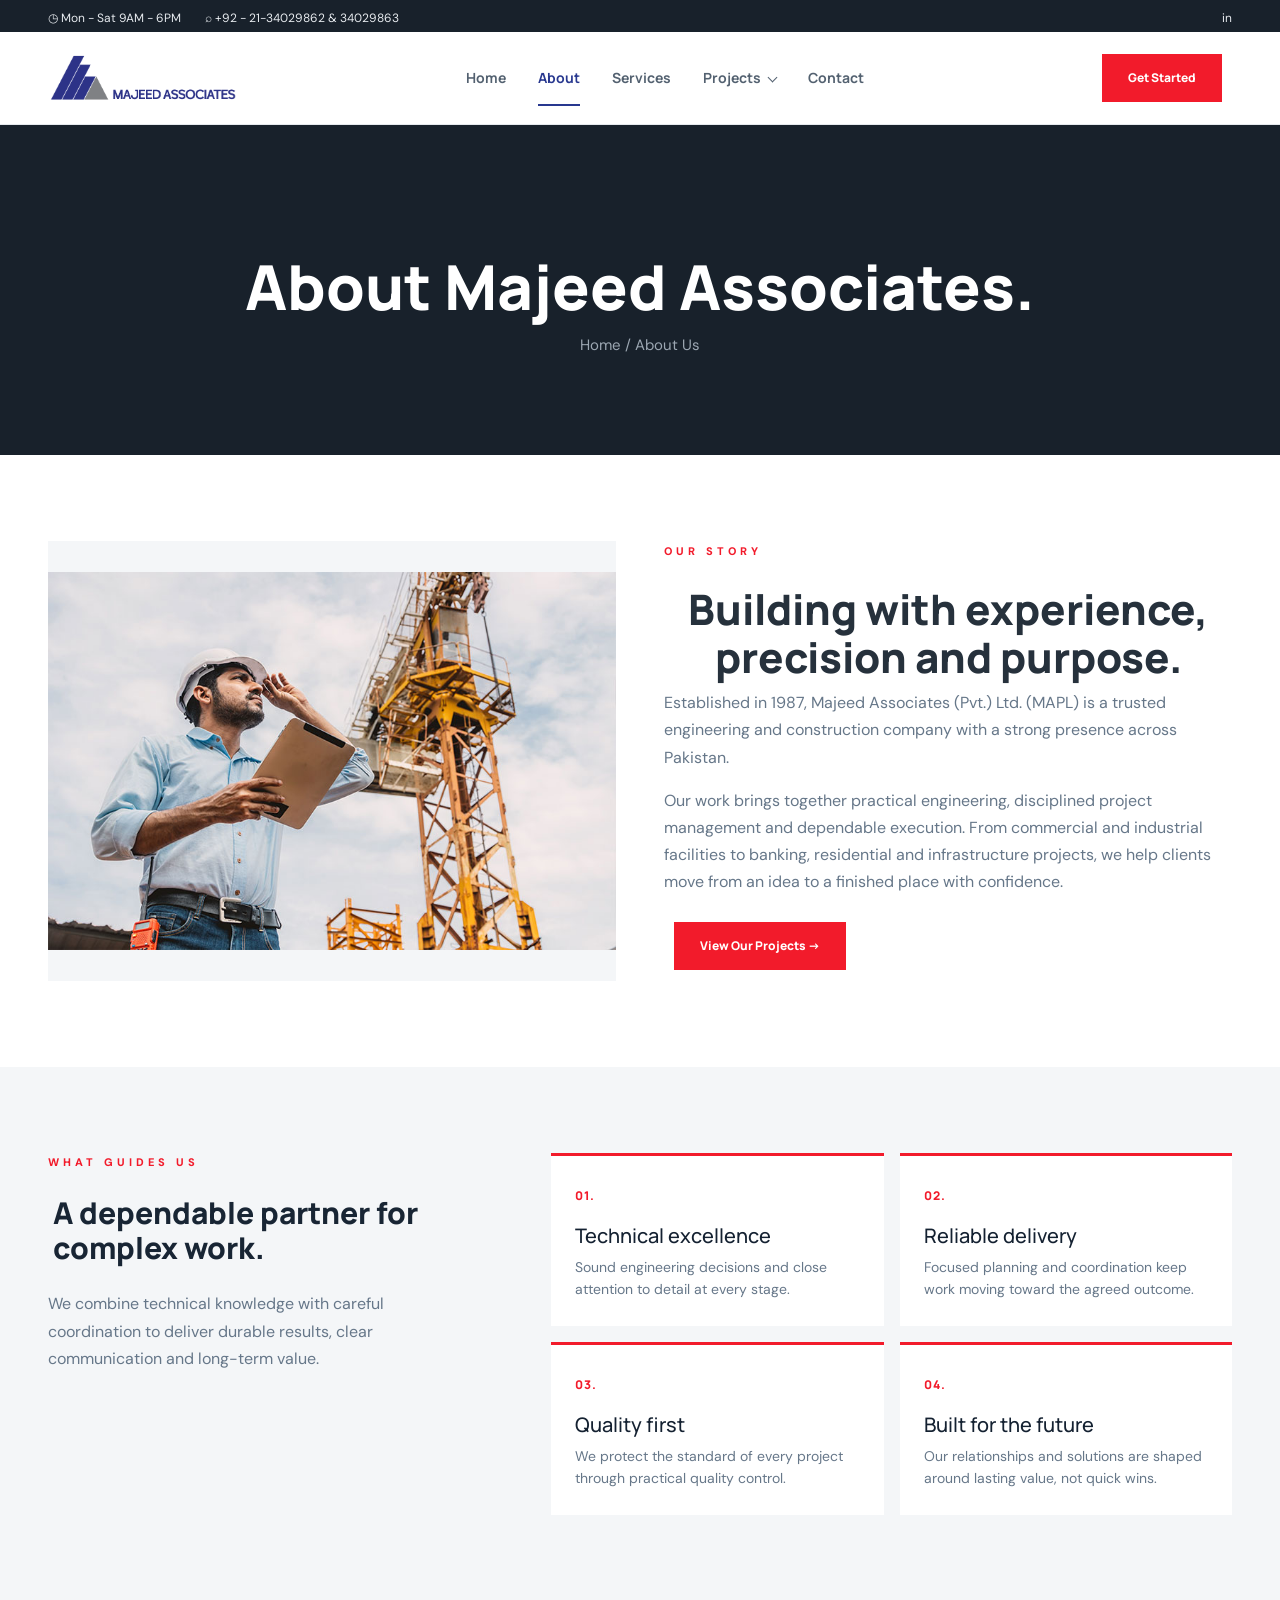
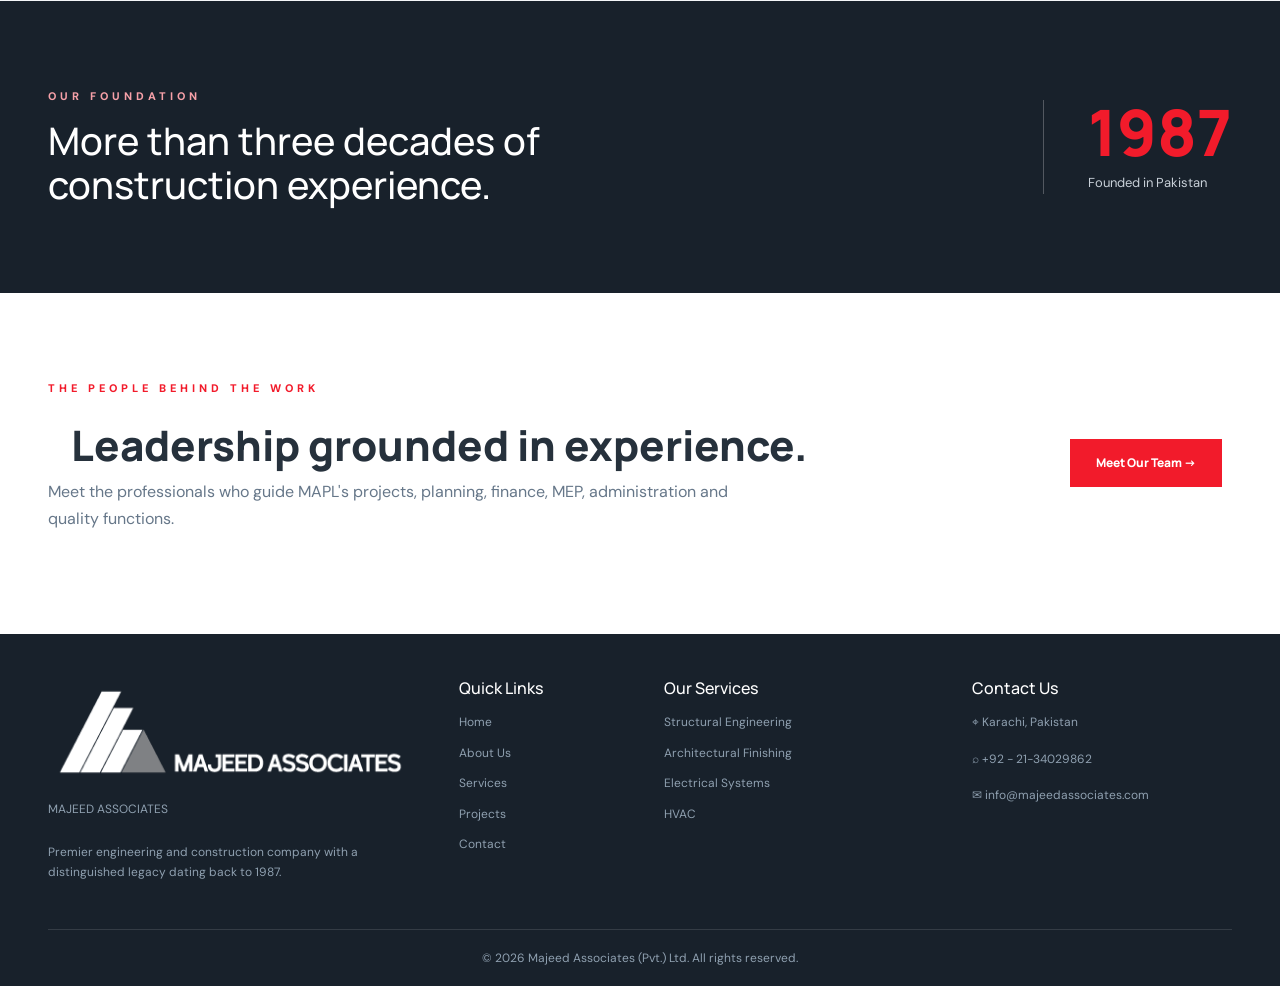
<file: about.html>
<!doctype html>
<html lang="en">
<head>
<meta charset="utf-8">
<meta name="viewport" content="width=device-width, initial-scale=1">
<meta name="description" content="Learn about Majeed Associates, a trusted engineering and construction company serving Pakistan since 1987.">
<title>About Us | Majeed Associates</title>
<link rel="preconnect" href="https://fonts.googleapis.com">
<link rel="preconnect" href="https://fonts.gstatic.com" crossorigin>
<link href="https://fonts.googleapis.com/css2?family=DM+Sans:wght@400;500;600;700&family=Manrope:wght@500;600;700;800&display=swap" rel="stylesheet">
<link href="https://cdn.jsdelivr.net/npm/bootstrap@5.3.3/dist/css/bootstrap.min.css" rel="stylesheet">
<link rel="stylesheet" href="css/style.css">
</head>
<body>
<div class="topbar"><div class="container-fluid px-4 px-xl-5 d-flex justify-content-between align-items-center"><div class="d-flex gap-4"><span>◷ Mon - Sat 9AM - 6PM</span><span>⌕ +92 - 21-34029862 &amp; 34029863</span></div><span>in</span></div></div>
<header class="header solid" id="header"><nav class="navbar navbar-expand-lg"><div class="container-fluid px-4 px-xl-5">
  <a class="brand" href="index.html"><span class=""><img src="assets/website_logo/logo-blue.png" alt="majeed-logo"></span></a>

<button class="navbar-toggler" data-bs-toggle="collapse" data-bs-target="#nav" aria-label="Toggle navigation"><span class="navbar-toggler-icon"></span></button>
<div class="collapse navbar-collapse" id="nav"><ul class="navbar-nav mx-auto"><li><a class="nav-link" href="index.html">Home</a></li><li><a class="nav-link active" href="about.html">About</a></li><li><a class="nav-link" href="services.html">Services</a></li><li class="nav-item dropdown project-nav-dropdown"><a class="nav-link dropdown-toggle" href="#" role="button" data-bs-toggle="dropdown" aria-expanded="false">Projects<span class="project-dropdown-caret" aria-hidden="true"></span></a><ul class="dropdown-menu"><li><a class="dropdown-item" href="current-projects.html">Current Projects</a></li><li><a class="dropdown-item" href="projects.html">Completed Projects</a></li></ul></li><li><a class="nav-link" href="contact.html">Contact</a></li></ul><a class="btn red-btn" href="contact.html">Get Started</a></div>
</div></nav></header>
<!-- done -->
<section class="page-hero"><div><h1>About Majeed Associates<span class="dot">.</span></h1><p>Home / About Us</p></div></section>
<main>
<section class="about-story section-pad"><div class="container-fluid px-4 px-xl-5"><div class="row align-items-center g-5"><div class="col-lg-6"><div class="about-story-image"><img src="assets/opertaions-engineer.jpg" alt="Majeed Associates construction operations" loading="eager"></div></div><div class="col-lg-6"><span class="eyebrow about-page-eyebrow">OUR STORY</span><h2 class="section-title">Building with experience, precision and purpose<span class="dot">.</span></h2><p>Established in 1987, Majeed Associates (Pvt.) Ltd. (MAPL) is a trusted engineering and construction company with a strong presence across Pakistan.</p><p>Our work brings together practical engineering, disciplined project management and dependable execution. From commercial and industrial facilities to banking, residential and infrastructure projects, we help clients move from an idea to a finished place with confidence.</p><a class="btn red-btn" href="projects.html">View Our Projects <span aria-hidden="true">→</span></a></div></div></div></section>

<section class="about-values section-pad"><div class="container-fluid px-4 px-xl-5"><div class="row g-4"><div class="col-lg-5"><span class="eyebrow about-page-eyebrow">WHAT GUIDES US</span><h2 class="center-title text-start">A dependable partner for complex work<span class="dot">.</span></h2><p class="about-lead">We combine technical knowledge with careful coordination to deliver durable results, clear communication and long-term value.</p></div><div class="col-lg-7"><div class="row g-3"><div class="col-md-6"><article class="about-value"><span>01.</span><h3>Technical excellence</h3><p>Sound engineering decisions and close attention to detail at every stage.</p></article></div><div class="col-md-6"><article class="about-value"><span>02.</span><h3>Reliable delivery</h3><p>Focused planning and coordination keep work moving toward the agreed outcome.</p></article></div><div class="col-md-6"><article class="about-value"><span>03.</span><h3>Quality first</h3><p>We protect the standard of every project through practical quality control.</p></article></div><div class="col-md-6"><article class="about-value"><span>04.</span><h3>Built for the future</h3><p>Our relationships and solutions are shaped around lasting value, not quick wins.</p></article></div></div></div></div></div></section>

<section class="about-milestone section-pad"><div class="container-fluid px-4 px-xl-5"><div class="about-milestone-inner"><div><span class="eyebrow">OUR FOUNDATION</span><h2>More than three decades of construction experience<span class="dot">.</span></h2></div><div class="about-milestone-number"><strong>1987</strong><span>Founded in Pakistan</span></div></div></div></section>

<section class="about-team-cta section-pad"><div class="container-fluid px-4 px-xl-5"><div class="row align-items-center g-4"><div class="col-lg-8"><span class="eyebrow about-page-eyebrow">THE PEOPLE BEHIND THE WORK</span><h2 class="section-title">Leadership grounded in experience<span class="dot">.</span></h2><p>Meet the professionals who guide MAPL's projects, planning, finance, MEP, administration and quality functions.</p></div><div class="col-lg-4 text-lg-end"><a class="btn red-btn" href="index.html#team">Meet Our Team <span aria-hidden="true">→</span></a></div></div></div></section>
</main>
<footer id="contact"><div class="container-fluid px-4 px-xl-5"><div class="row g-5"><div class="col-md-4"><div class=""><span class="brand-logo"><img src="assets/website_logo/logo-white.png" alt="majeed-logo"></span><span>MAJEED ASSOCIATES</span></div><p class="mt-3">Premier engineering and construction company with a distinguished legacy dating back to 1987.</p></div><div class="col-md-2"><h4>Quick Links</h4><a href="index.html">Home</a><a href="about.html">About Us</a><a href="services.html">Services</a><a href="projects.html">Projects</a><a href="contact.html">Contact</a></div><div class="col-md-3"><h4>Our Services</h4><a href="services.html">Structural Engineering</a><a href="services.html">Architectural Finishing</a><a href="services.html">Electrical Systems</a><a href="services.html">HVAC</a></div><div class="col-md-3"><h4>Contact Us</h4><p>⌖ Karachi, Pakistan</p><p>⌕ +92 - 21-34029862</p><p>✉ info@majeedassociates.com</p></div></div><div class="footer-bottom">© <span id="year"></span> Majeed Associates (Pvt.) Ltd. All rights reserved.</div></div></footer>
<button id="backTop" aria-label="Back to top">↑</button>
<script src="https://code.jquery.com/jquery-3.7.1.min.js"></script><script src="https://cdn.jsdelivr.net/npm/bootstrap@5.3.3/dist/js/bootstrap.bundle.min.js"></script><script src="js/main.js"></script>
</body></html>
</file>
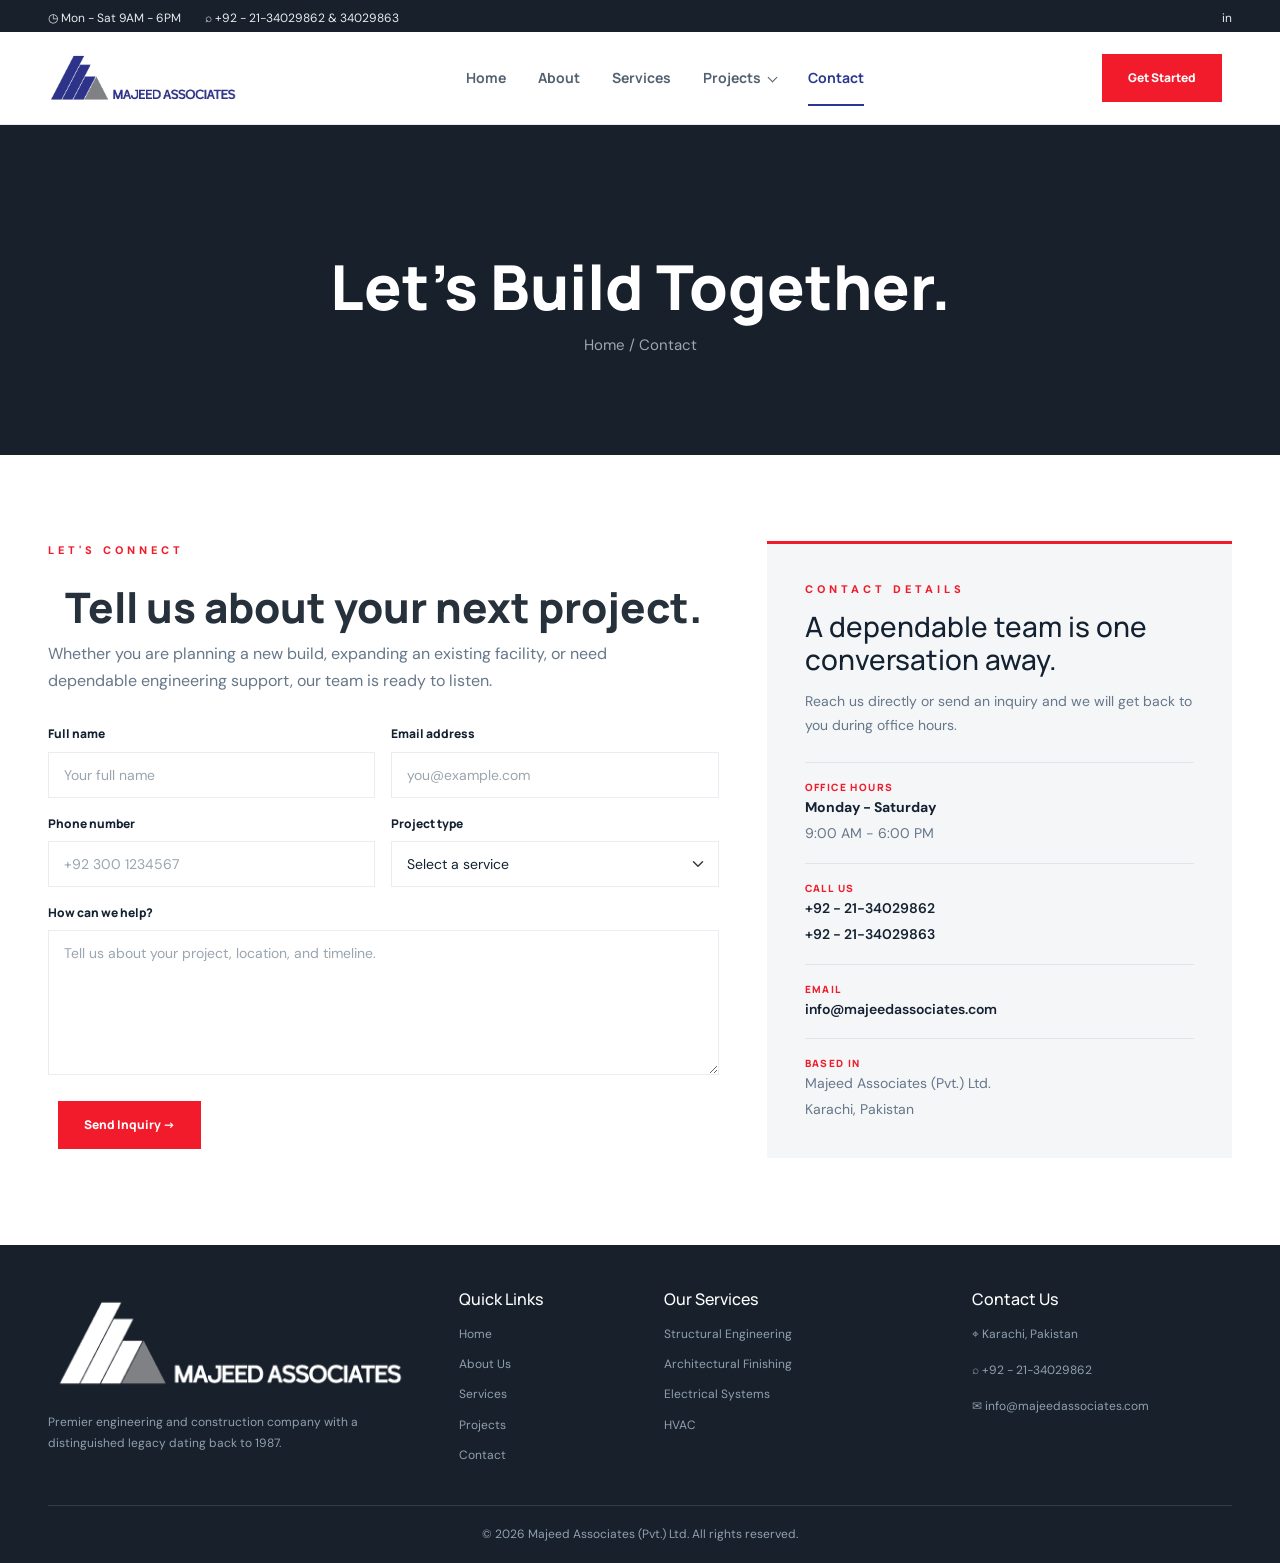
<file: contact.html>
<!doctype html>
<html lang="en">
<head>
<meta charset="utf-8">
<meta name="viewport" content="width=device-width, initial-scale=1">
<meta name="description" content="Contact Majeed Associates for construction, engineering, and project delivery support across Pakistan.">
<title>Contact Us | Majeed Associates</title>
<link rel="preconnect" href="https://fonts.googleapis.com">
<link rel="preconnect" href="https://fonts.gstatic.com" crossorigin>
<link href="https://fonts.googleapis.com/css2?family=DM+Sans:wght@400;500;600;700&family=Manrope:wght@500;600;700;800&display=swap" rel="stylesheet">
<link href="https://cdn.jsdelivr.net/npm/bootstrap@5.3.3/dist/css/bootstrap.min.css" rel="stylesheet">
<link rel="stylesheet" href="css/style.css">
</head>
<body>
<div class="topbar">
  <div class="container-fluid px-4 px-xl-5 d-flex justify-content-between align-items-center">
    <div class="d-flex gap-4"><span>◷ Mon - Sat 9AM - 6PM</span><span>⌕ +92 - 21-34029862 &amp; 34029863</span></div>
    <span>in</span>
  </div>
</div>

<header class="header solid" id="header">
<nav class="navbar navbar-expand-lg">
<div class="container-fluid px-4 px-xl-5">
    <!-- <a class="brand" href="index.html"><span class="brand-logo brand-logo-image"><img src="assets/website_logo/logo-white-half.png" alt="majeed-logo"></span><span>MAJEED ASSOCIATES</span></a> -->
  <a class="brand" href="index.html"><span class=""><img src="assets/website_logo/logo-blue.png" alt="Majeed Associates"></span></a>

  <button class="navbar-toggler" data-bs-toggle="collapse" data-bs-target="#nav" aria-label="Toggle navigation"><span class="navbar-toggler-icon"></span></button>
  <div class="collapse navbar-collapse" id="nav">
    <ul class="navbar-nav mx-auto">
      <li><a class="nav-link" href="index.html">Home</a></li>
      <li><a class="nav-link" href="about.html">About</a></li>
      <li><a class="nav-link" href="services.html">Services</a></li>
      <li class="nav-item dropdown project-nav-dropdown">
        <a class="nav-link dropdown-toggle" href="#" role="button" data-bs-toggle="dropdown" aria-expanded="false">Projects<span class="project-dropdown-caret" aria-hidden="true"></span></a>
        <ul class="dropdown-menu">
          <li><a class="dropdown-item" href="current-projects.html">Current Projects</a></li>
          <li><a class="dropdown-item" href="projects.html">Completed Projects</a></li>
        </ul>
      </li>
      <li><a class="nav-link active" href="contact.html">Contact</a></li>
    </ul>
    <a class="btn red-btn" href="#contact-form">Get Started</a>
  </div>
</div>
</nav>
</header>

<section class="page-hero">
  <div><h1>Let's Build Together<span class="dot">.</span></h1><p>Home / Contact</p></div>
</section>

<main class="contact-page section-pad">
<div class="container-fluid px-4 px-xl-5">
  <div class="row g-5 align-items-start">
    <div class="col-lg-7">
      <span class="eyebrow contact-eyebrow">LET'S CONNECT</span>
      <h2 class="section-title">Tell us about your next project<span class="dot">.</span></h2>
      <p class="contact-intro">Whether you are planning a new build, expanding an existing facility, or need dependable engineering support, our team is ready to listen.</p>
      <form id="contact-form" class="contact-form" novalidate>
        <div class="row g-3">
          <div class="col-md-6"><label for="contact-name">Full name</label><input id="contact-name" name="name" type="text" class="form-control" placeholder="Your full name" required></div>
          <div class="col-md-6"><label for="contact-email">Email address</label><input id="contact-email" name="email" type="email" class="form-control" placeholder="you@example.com" required></div>
          <div class="col-md-6"><label for="contact-phone">Phone number</label><input id="contact-phone" name="phone" type="tel" class="form-control" placeholder="+92 300 1234567"></div>
          <div class="col-md-6"><label for="contact-service">Project type</label><select id="contact-service" name="service" class="form-select"><option value="">Select a service</option><option>Structural engineering and construction</option><option>Architectural and interior finishing</option><option>Electrical systems installation</option><option>HVAC</option><option>General project consultation</option></select></div>
          <div class="col-12"><label for="contact-message">How can we help?</label><textarea id="contact-message" name="message" class="form-control" rows="6" placeholder="Tell us about your project, location, and timeline." required></textarea></div>
          <div class="col-12 d-flex flex-wrap align-items-center gap-3"><button type="submit" class="btn red-btn">Send Inquiry <span aria-hidden="true">→</span></button><span id="formMessage" class="contact-form-message" role="status" aria-live="polite"></span></div>
        </div>
      </form>
    </div>

    <div class="col-lg-5">
      <aside class="contact-details" aria-labelledby="contact-details-title">
        <span class="eyebrow">CONTACT DETAILS</span>
        <h2 id="contact-details-title">A dependable team is one conversation away<span class="dot">.</span></h2>
        <p>Reach us directly or send an inquiry and we will get back to you during office hours.</p>
        <div class="contact-detail-item"><span class="contact-detail-label">Office hours</span><strong>Monday - Saturday</strong><span>9:00 AM - 6:00 PM</span></div>
        <div class="contact-detail-item"><span class="contact-detail-label">Call us</span><a href="tel:+922134029862">+92 - 21-34029862</a><a href="tel:+922134029863">+92 - 21-34029863</a></div>
        <div class="contact-detail-item"><span class="contact-detail-label">Email</span><a href="mailto:info@majeedassociates.com">info@majeedassociates.com</a></div>
        <div class="contact-detail-item"><span class="contact-detail-label">Based in</span><span>Majeed Associates (Pvt.) Ltd.</span><span>Karachi, Pakistan</span></div>
      </aside>
    </div>
  </div>
</div>
</main>

<footer id="contact">
<div class="container-fluid px-4 px-xl-5">
<div class="row g-5">
  <div class="col-md-4"><div class=""><span class="brand-logo"><img src="assets/website_logo/logo-white.png" alt="majeed-logo"></div><p class="mt-3">Premier engineering and construction company with a distinguished legacy dating back to 1987.</p></div>
  <div class="col-md-2"><h4>Quick Links</h4><a href="index.html">Home</a><a href="about.html">About Us</a><a href="services.html">Services</a><a href="projects.html">Projects</a><a href="contact.html">Contact</a></div>
  <div class="col-md-3"><h4>Our Services</h4><a href="services.html">Structural Engineering</a><a href="services.html">Architectural Finishing</a><a href="services.html">Electrical Systems</a><a href="services.html">HVAC</a></div>
  <div class="col-md-3"><h4>Contact Us</h4><p>⌖ Karachi, Pakistan</p><p>⌕ +92 - 21-34029862</p><p>✉ info@majeedassociates.com</p></div>
</div>
<div class="footer-bottom">© <span id="year"></span> Majeed Associates (Pvt.) Ltd. All rights reserved.</div>
</div>
</footer>
<button id="backTop" aria-label="Back to top">↑</button>

<script src="https://code.jquery.com/jquery-3.7.1.min.js"></script>
<script src="https://cdn.jsdelivr.net/npm/bootstrap@5.3.3/dist/js/bootstrap.bundle.min.js"></script>
<script src="js/main.js"></script>
<script>
$(function(){
  $("#contact-form").on("submit",function(event){
    event.preventDefault();
    const form=this;
    if(!form.checkValidity()){form.classList.add("was-validated");return}
    $("#formMessage").text("Thank you. We will be in touch shortly.").addClass("is-visible");
    form.reset();
    form.classList.remove("was-validated");
  });
});
</script>
</body>
</html>
</file>
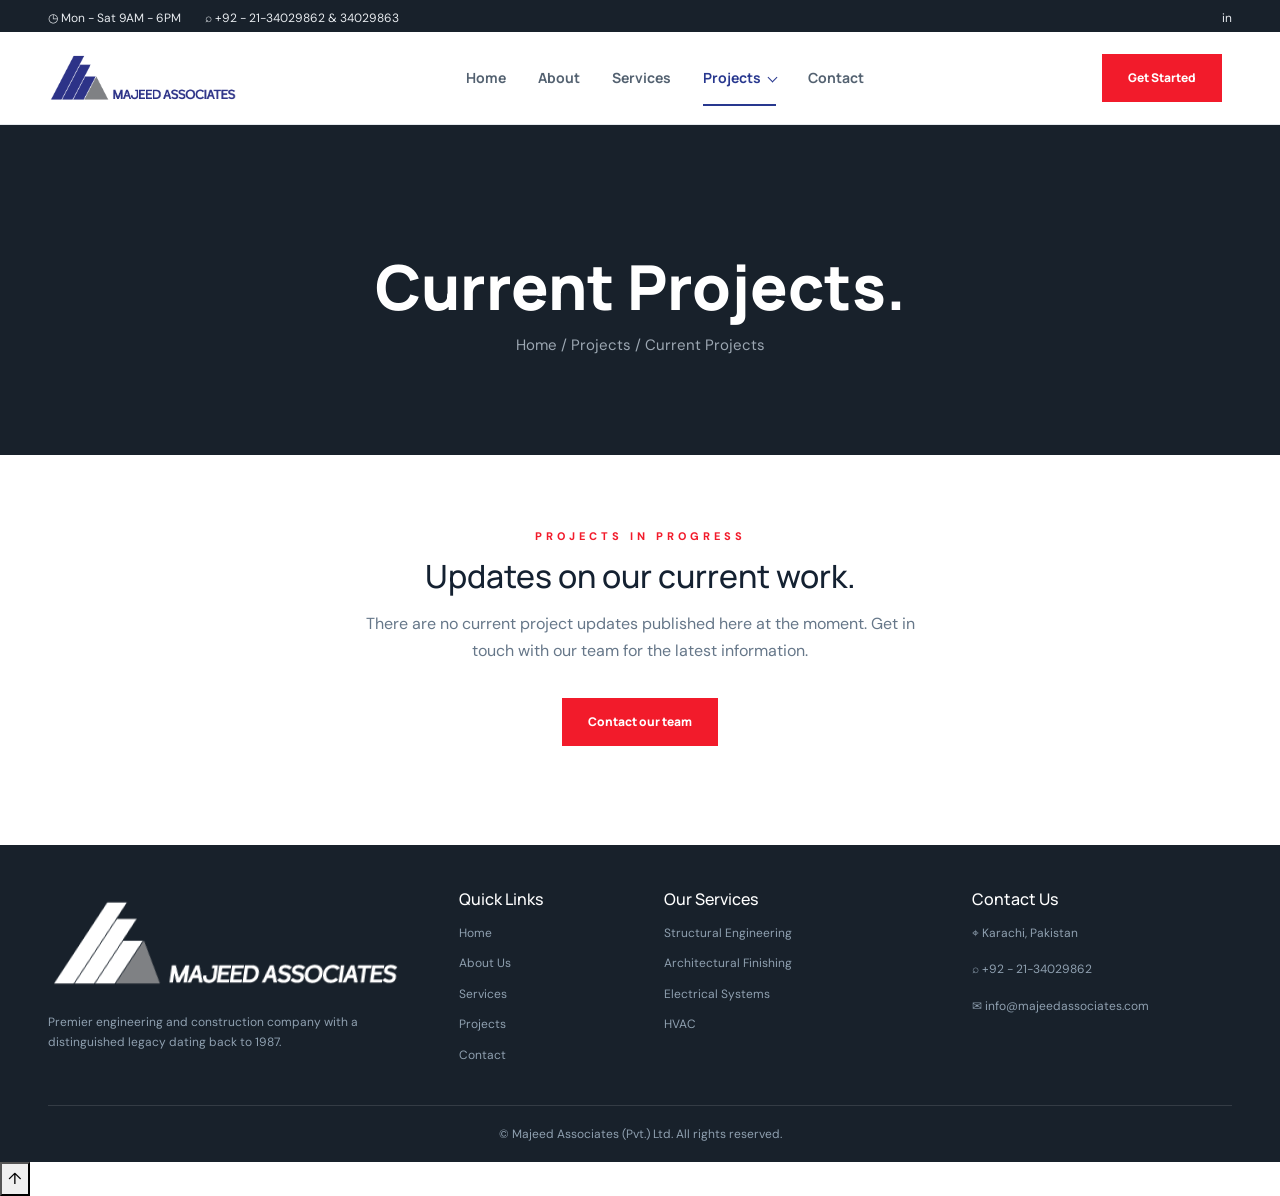
<file: current-projects.html>
<!doctype html>
<html lang="en">
<head>
<meta charset="utf-8">
<meta name="viewport" content="width=device-width, initial-scale=1">
<title>Current Projects | Majeed Associates</title>
<meta name="description" content="Current project updates from Majeed Associates.">
<link rel="preconnect" href="https://fonts.googleapis.com">
<link rel="preconnect" href="https://fonts.gstatic.com" crossorigin>
<link href="https://fonts.googleapis.com/css2?family=DM+Sans:wght@400;500;600;700&family=Manrope:wght@500;600;700;800&display=swap" rel="stylesheet">
<link href="https://cdn.jsdelivr.net/npm/bootstrap@5.3.3/dist/css/bootstrap.min.css" rel="stylesheet">
<link rel="stylesheet" href="css/style.css">
</head>
<body>
<div class="topbar">
  <div class="container-fluid px-4 px-xl-5 d-flex justify-content-between align-items-center">
    <div class="d-flex gap-4"><span>◷ Mon - Sat 9AM - 6PM</span><span>⌕ +92 - 21-34029862 &amp; 34029863</span></div>
    <span>in</span>
  </div>
</div>

<header class="header solid" id="header">
<nav class="navbar navbar-expand-lg">
<div class="container-fluid px-4 px-xl-5">
  <a class="brand" href="index.html"><span><img src="assets/website_logo/logo-blue.png" alt="Majeed Associates"></span></a>
  <button class="navbar-toggler" data-bs-toggle="collapse" data-bs-target="#nav" aria-label="Toggle navigation"><span class="navbar-toggler-icon"></span></button>
  <div class="collapse navbar-collapse" id="nav">
    <ul class="navbar-nav mx-auto">
      <li><a class="nav-link" href="index.html">Home</a></li>
      <li><a class="nav-link" href="about.html">About</a></li>
      <li><a class="nav-link" href="services.html">Services</a></li>
      <li class="nav-item dropdown project-nav-dropdown">
        <a class="nav-link dropdown-toggle active" href="#" role="button" data-bs-toggle="dropdown" aria-expanded="false">Projects<span class="project-dropdown-caret" aria-hidden="true"></span></a>
        <ul class="dropdown-menu">
          <li><a class="dropdown-item active" href="current-projects.html" aria-current="page">Current Projects</a></li>
          <li><a class="dropdown-item" href="projects.html">Completed Projects</a></li>
        </ul>
      </li>
      <li><a class="nav-link" href="contact.html">Contact</a></li>
    </ul>
    <a class="btn red-btn" href="contact.html">Get Started</a>
  </div>
</div>
</nav>
</header>

<section class="page-hero">
  <div><h1>Current Projects<span class="dot">.</span></h1><p>Home / Projects / Current Projects</p></div>
</section>

<main class="current-projects-page">
  <div class="container-fluid px-4 px-xl-5">
    <div class="current-projects-message">
      <span class="eyebrow">PROJECTS IN PROGRESS</span>
      <h2>Updates on our current work<span class="dot">.</span></h2>
      <p>There are no current project updates published here at the moment. Get in touch with our team for the latest information.</p>
      <a class="btn red-btn" href="contact.html">Contact our team</a>
    </div>
  </div>
</main>

<footer id="contact">
<div class="container-fluid px-4 px-xl-5">
<div class="row g-5">
  <div class="col-md-4"><div class="brand-logo"><img src="assets/website_logo/logo-white.png" alt="Majeed Associates"></div><p class="mt-3">Premier engineering and construction company with a distinguished legacy dating back to 1987.</p></div>
  <div class="col-md-2"><h4>Quick Links</h4><a href="index.html">Home</a><a href="about.html">About Us</a><a href="services.html">Services</a><a href="projects.html">Projects</a><a href="contact.html">Contact</a></div>
  <div class="col-md-3"><h4>Our Services</h4><a href="services.html">Structural Engineering</a><a href="services.html">Architectural Finishing</a><a href="services.html">Electrical Systems</a><a href="services.html">HVAC</a></div>
  <div class="col-md-3"><h4>Contact Us</h4><p>⌖ Karachi, Pakistan</p><p>⌕ +92 - 21-34029862</p><p>✉ info@majeedassociates.com</p></div>
</div>
<div class="footer-bottom">© <span id="year"></span> Majeed Associates (Pvt.) Ltd. All rights reserved.</div>
</div>
</footer>
<button id="backTop" aria-label="Back to top">↑</button>
<script src="https://cdn.jsdelivr.net/npm/bootstrap@5.3.3/dist/js/bootstrap.bundle.min.js"></script>
<script src="js/main.js"></script>
</body>
</html>
</file>
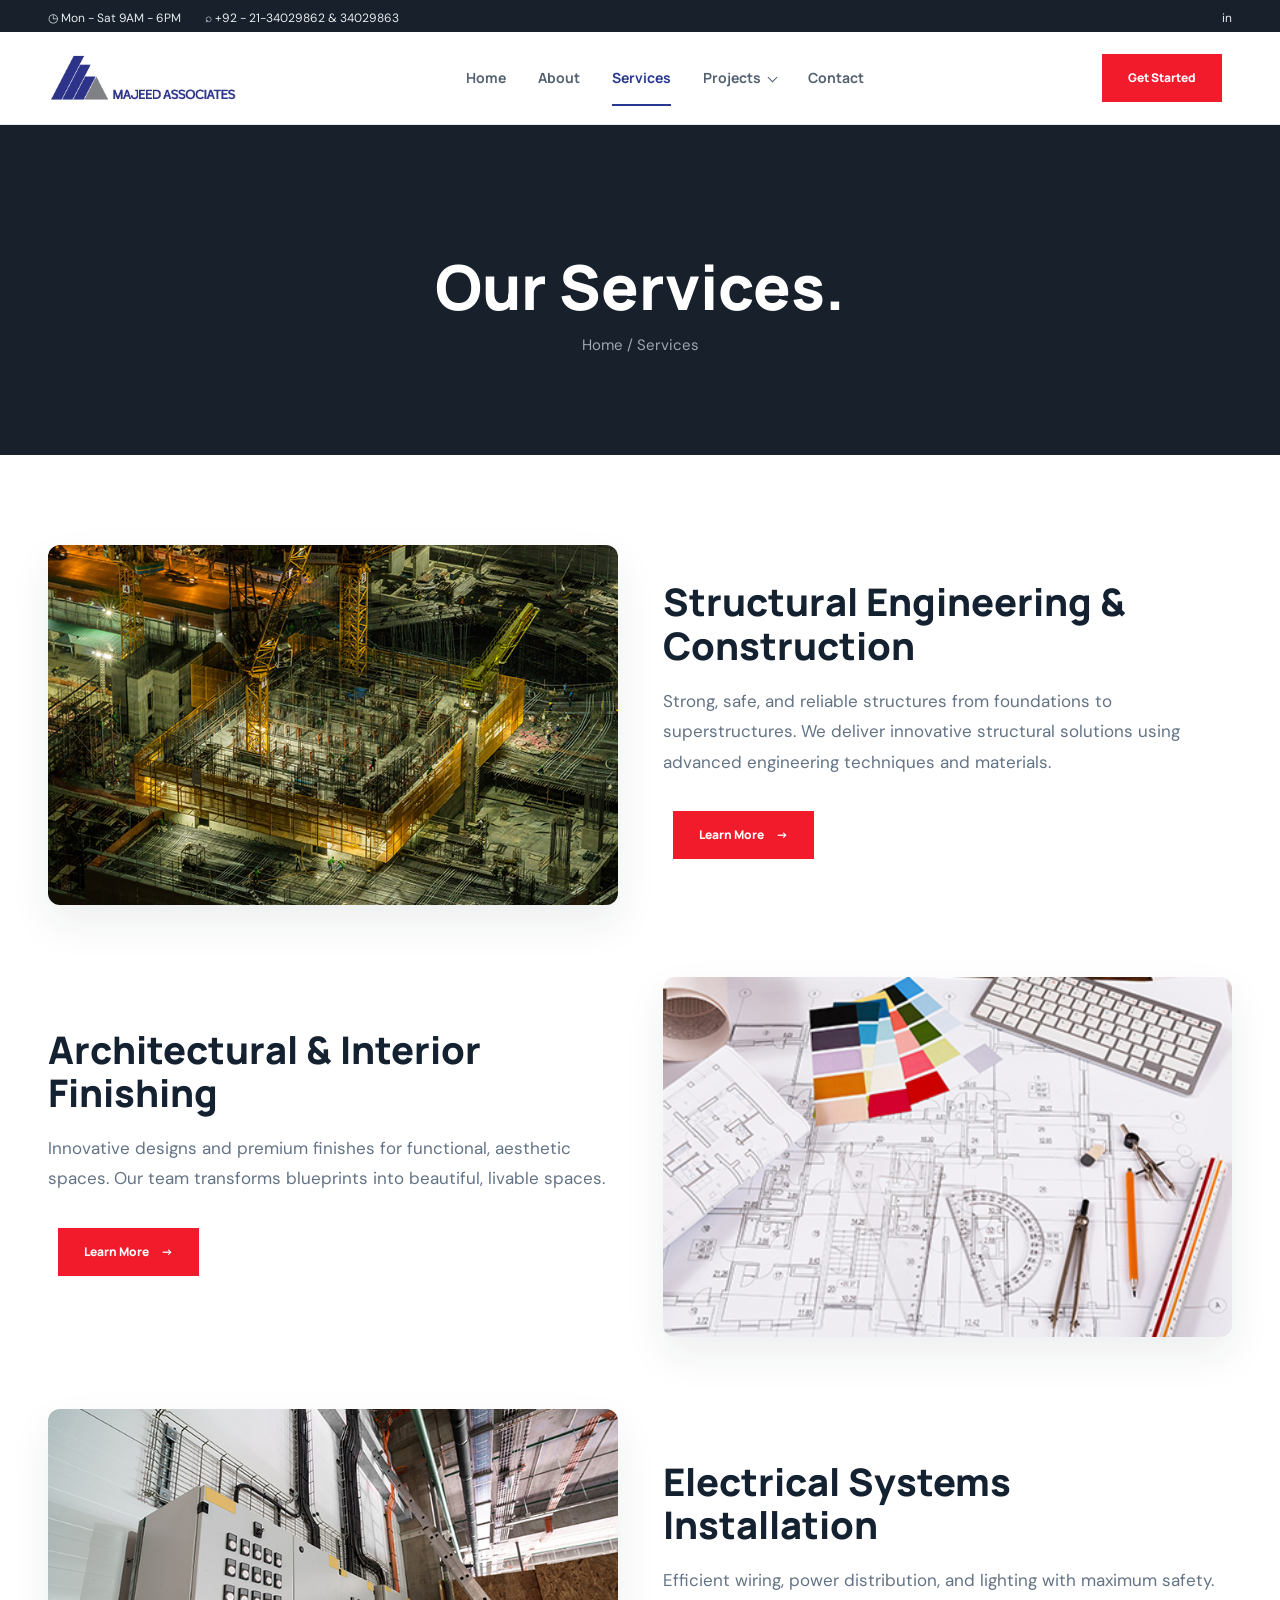
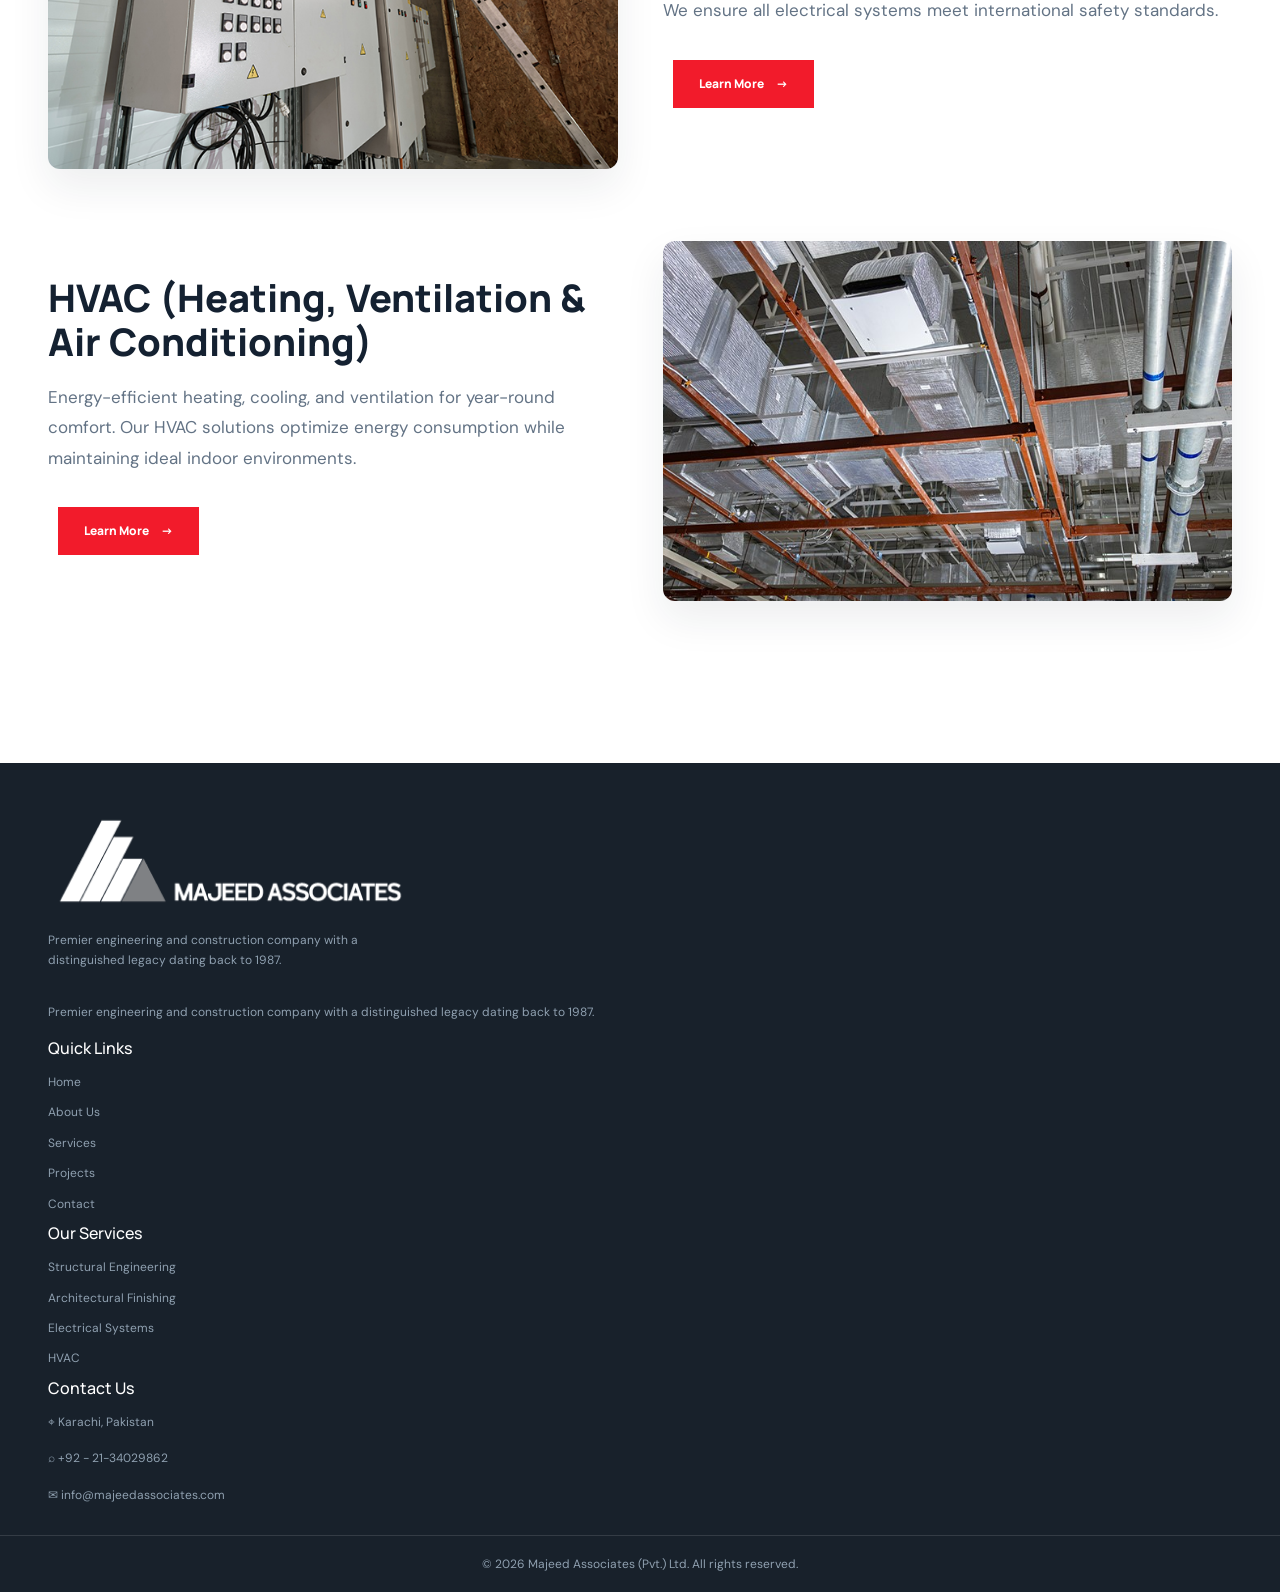
<file: services.html>
<!doctype html>
<html lang="en">
<head>
<meta charset="utf-8"><meta name="viewport" content="width=device-width, initial-scale=1">
<title>Our Services | Majeed Associates</title>
<link rel="preconnect" href="https://fonts.googleapis.com"><link rel="preconnect" href="https://fonts.gstatic.com" crossorigin>
<link href="https://fonts.googleapis.com/css2?family=DM+Sans:wght@400;500;600;700&family=Manrope:wght@500;600;700;800&display=swap" rel="stylesheet">
<link href="https://cdn.jsdelivr.net/npm/bootstrap@5.3.3/dist/css/bootstrap.min.css" rel="stylesheet"><link rel="stylesheet" href="css/style.css">
</head>
<body>
<div class="topbar"><div class="container-fluid px-4 px-xl-5 d-flex justify-content-between"><div>◷ Mon - Sat 9AM - 6PM　　⌕ +92 - 21-34029862 &amp; 34029863</div><span>in</span></div></div>
<header class="header solid" id="header"><nav class="navbar navbar-expand-lg"><div class="container-fluid px-4 px-xl-5">
  <a class="brand" href="index.html"><span class=""><img src="assets/website_logo/logo-blue.png" alt="Majeed Associates"></span></a>
<button class="navbar-toggler" data-bs-toggle="collapse" data-bs-target="#nav"><span class="navbar-toggler-icon"></span></button>
<div class="collapse navbar-collapse" id="nav"><ul class="navbar-nav mx-auto"><li><a class="nav-link" href="index.html">Home</a></li><li><a class="nav-link" href="about.html">About</a></li><li><a class="nav-link active" href="services.html">Services</a></li><li class="nav-item dropdown project-nav-dropdown"><a class="nav-link dropdown-toggle" href="#" role="button" data-bs-toggle="dropdown" aria-expanded="false">Projects<span class="project-dropdown-caret" aria-hidden="true"></span></a><ul class="dropdown-menu"><li><a class="dropdown-item" href="current-projects.html">Current Projects</a></li><li><a class="dropdown-item" href="projects.html">Completed Projects</a></li></ul></li><li><a class="nav-link" href="index.html#contact">Contact</a></li></ul><a class="btn red-btn" href="contact.html">Get Started</a></div>
</div></nav></header>

<section class="page-hero"><div><h1>Our Services<span class="dot">.</span></h1><p>Home / Services</p></div></section>
<main class="service-page">
<div class="container-fluid px-4 px-xl-5">
  <article class="service-detail"><img src="assets/service-structural.jpg"><div><h2>Structural Engineering &amp;<br>Construction</h2><p>Strong, safe, and reliable structures from foundations to superstructures. We deliver innovative structural solutions using advanced engineering techniques and materials.</p><a class="btn red-btn" href="#contact">Learn More　→</a></div></article>
  <article class="service-detail reverse"><img src="assets/service-architectural.jpg"><div><h2>Architectural &amp; Interior Finishing</h2><p>Innovative designs and premium finishes for functional, aesthetic spaces. Our team transforms blueprints into beautiful, livable spaces.</p><a class="btn red-btn" href="#contact">Learn More　→</a></div></article>
  <article class="service-detail"><img src="assets/service-electrical.jpg"><div><h2>Electrical Systems Installation</h2><p>Efficient wiring, power distribution, and lighting with maximum safety. We ensure all electrical systems meet international safety standards.</p><a class="btn red-btn" href="#contact">Learn More　→</a></div></article>
  <article class="service-detail reverse"><img src="assets/service-hvac.jpg"><div><h2>HVAC (Heating, Ventilation &amp; Air Conditioning)</h2><p>Energy-efficient heating, cooling, and ventilation for year-round comfort. Our HVAC solutions optimize energy consumption while maintaining ideal indoor environments.</p><a class="btn red-btn" href="#contact">Learn More　→</a></div></article>
</div>
</main>
<footer id="contact"><div class="container-fluid px-4 px-xl-5"><div class="row g-5">  <div class="col-md-4"><div class=""><span class="brand-logo"><img src="assets/website_logo/logo-white.png" alt="majeed-logo"></div><p class="mt-3">Premier engineering and construction company with a distinguished legacy dating back to 1987.</p></div>
<p class="mt-3">Premier engineering and construction company with a distinguished legacy dating back to 1987.</p></div><div class="col-md-2"><h4>Quick Links</h4><a href="index.html">Home</a><a href="about.html">About Us</a><a href="services.html">Services</a><a href="projects.html">Projects</a><a href="contact.html">Contact</a></div><div class="col-md-3"><h4>Our Services</h4><a href="services.html">Structural Engineering</a><a href="services.html">Architectural Finishing</a><a href="services.html">Electrical Systems</a><a href="services.html">HVAC</a></div><div class="col-md-3"><h4>Contact Us</h4><p>⌖ Karachi, Pakistan</p><p>⌕ +92 - 21-34029862</p><p>✉ info@majeedassociates.com</p></div></div><div class="footer-bottom">© <span id="year"></span> Majeed Associates (Pvt.) Ltd. All rights reserved.</div></div></footer>
<button id="backTop">↑</button>
<script src="https://code.jquery.com/jquery-3.7.1.min.js"></script><script src="https://cdn.jsdelivr.net/npm/bootstrap@5.3.3/dist/js/bootstrap.bundle.min.js"></script><script src="js/main.js"></script>
</body></html>
</file>
<file: css/style.css>
.brand > span > img{
    width: 100% !important;
    height: 57px !important;
    max-width: 100% !important;
    object-fit: cover;
}

.project-category-filters{flex-wrap:wrap}
.project-nav-dropdown{position:relative}
.project-dropdown-caret{display:inline-block;width:7px;height:7px;margin:0 0 4px 8px;border-right:1.5px solid currentColor;border-bottom:1.5px solid currentColor;transform:rotate(45deg);transition:transform .2s ease;vertical-align:middle}
.project-nav-dropdown .dropdown-toggle[aria-expanded="true"] .project-dropdown-caret{margin-bottom:0;transform:rotate(225deg)}
.project-nav-dropdown .dropdown-toggle:after{left:16px;right:16px;border:0;margin:0}
.project-nav-dropdown .dropdown-menu{min-width:210px;padding:7px 0;border:1px solid var(--line);border-radius:0;box-shadow:0 12px 28px rgba(20,33,49,.14)}
.project-nav-dropdown .dropdown-item{padding:9px 16px;color:var(--ink);font-size:13px;font-weight:600}
.project-nav-dropdown .dropdown-item:hover,.project-nav-dropdown .dropdown-item:focus,.project-nav-dropdown .dropdown-item.active{background:var(--soft);color:var(--red)}
.project-nav-dropdown .dropdown-item.active{font-weight:800}
.current-projects-page{min-height:390px;padding:72px 0}
.current-projects-message{max-width:720px;margin:0 auto;text-align:center}
.current-projects-message .eyebrow{color:var(--red);margin-bottom:12px}
.current-projects-message h2{font-size:32px;line-height:1.2;margin:0 0 14px}
.current-projects-message p{max-width:580px;margin:0 auto 24px;color:var(--muted)}
@media(max-width:991px){.project-nav-dropdown .dropdown-menu{border:0;box-shadow:none;padding:0 0 8px 12px}.project-nav-dropdown .dropdown-item{padding:8px 12px}.project-nav-dropdown .dropdown-toggle:after{left:0;right:auto}}
@media(max-width:767px){.current-projects-page{min-height:340px;padding:52px 0}.current-projects-message h2{font-size:25px}}

.team.section-pad{padding:68px 0}
.team .team-heading .eyebrow{margin-bottom:6px}
.team .team-heading .center-title{margin:8px 0 10px}
.team .team-heading .center-sub{max-width:650px;margin:0 auto}
.team .row.g-3{display:grid;grid-template-columns:repeat(4,minmax(0,1fr));gap:22px;margin:26px 0 0!important;--bs-gutter-x:0;--bs-gutter-y:0}
.team .row.g-3>div{width:auto!important;max-width:none;flex:none;padding:0}
.team .team-card{display:flex;flex-direction:column;height:100%;overflow:hidden;border:1px solid #e4e9ed;border-radius:8px;box-shadow:0 5px 18px rgba(20,33,49,.07);transition:transform .22s ease,box-shadow .22s ease}
.team .team-card:hover,.team .team-card:focus-within{transform:translateY(-3px);box-shadow:0 12px 26px rgba(20,33,49,.12)}
.team .team-photo{width:100%;height:210px;margin:0;border-radius:0;flex:none;overflow:hidden;background:#e8edf1}
.team .team-photo img{width:100%;height:100%;max-width:none;max-height:none;border-radius:0;object-fit:cover;object-position:center 12%;transition:transform .35s ease}
.team .team-card:hover .team-photo img,.team .team-card:focus-within .team-photo img{transform:scale(1.025)}
.team .team-card-body{display:flex;flex:1;flex-direction:column;padding:17px 17px 14px}
.team .team-card h3{font-size:17px;line-height:1.3;margin:0 0 5px;color:var(--ink)}
.team .team-card .team-role{font-size:10px;line-height:1.45;min-height:29px}
.team .team-card p{flex:1;font-size:13px;line-height:1.55;margin:10px 0 14px}
.team .team-controls{opacity:1;transform:none;padding-top:9px;border-top:1px solid #edf0f2}
.team .team-social{width:28px;height:28px;border-radius:50%}
@media(max-width:1199px){.team .row.g-3{grid-template-columns:repeat(2,minmax(0,1fr))}}
@media(max-width:767px){.team.section-pad{padding:52px 0}.team .row.g-3{grid-template-columns:1fr;grid-auto-rows:1fr;gap:16px;margin-top:22px!important}.team .team-photo{height:230px}.team .team-card{min-height:456px}.team .team-card-body{padding:17px 18px 14px}}

.header,.header.sticky{position:relative !important;top:0 !important;background:#fff !important;backdrop-filter:none;border-bottom:1px solid #e5e9ed;box-shadow:none}
.header.sticky{position:fixed !important;box-shadow:0 4px 18px rgba(20,33,49,.08)}
.brand{color:var(--ink) !important}
.brand>span:first-child{display:block;width:190px}
.header .nav-link{color:#536170 !important;transition:color .2s ease}
.nav-link.active,.nav-link:hover{color:#28388f !important}
.nav-link:after{background:#28388f !important}
.navbar-toggler{border-color:#d6dce2}
@media(max-width:767px){.brand>span:first-child{width:160px}.brand>span>img{height:42px !important}}

    .navbar-expand-lg .navbar-nav .dropdown-menu{
        width: 200px;
    }
 
 .brand-logo-image { width: 34px; height: 34px; flex: none; letter-spacing: normal; transform: none; }
  .brand-logo-image img { width: 100%; height: 100%; object-fit: contain; }
.brand > span:last-child { font-family: monospace; font-weight: 900; }
@media(min-width:1200px){.team .row.g-3>div{width:33.33333333%}}
.contact-page{background:#fff}.contact-eyebrow{color:var(--red);margin-bottom:12px}.contact-intro{max-width:650px;color:var(--muted);font-size:16px;margin:0 0 30px}.contact-form{max-width:720px}.contact-form label{display:block;color:var(--ink);font-family:Manrope,sans-serif;font-size:12px;font-weight:800;margin:0 0 7px}.contact-form .form-control,.contact-form .form-select{border:1px solid var(--line);border-radius:0;color:var(--ink);font:400 14px "DM Sans",sans-serif;padding:13px 15px;box-shadow:none}.contact-form .form-control::placeholder{color:#9aa5af}.contact-form .form-control:focus,.contact-form .form-select:focus{border-color:var(--red);box-shadow:0 0 0 3px rgba(242,27,43,.1)}.contact-form textarea{resize:vertical;min-height:145px}.contact-form .was-validated .form-control:invalid,.contact-form .was-validated .form-select:invalid{border-color:var(--red)}.contact-form-message{color:#26834a;font-size:13px;opacity:0;transition:opacity .2s ease}.contact-form-message.is-visible{opacity:1}.contact-details{background:var(--soft);border-top:3px solid var(--red);padding:36px 38px}.contact-details .eyebrow{color:var(--red);margin-bottom:12px}.contact-details h2{font-size:28px;line-height:1.15;margin:0 0 15px}.contact-details>p{color:var(--muted);font-size:14px;line-height:1.7;margin:0 0 25px}.contact-detail-item{border-top:1px solid #dfe5e9;padding:17px 0;display:flex;flex-direction:column;gap:2px;color:var(--muted);font-size:14px}.contact-detail-item:last-child{padding-bottom:0}.contact-detail-item a{color:var(--ink);font-weight:600}.contact-detail-item a:hover{color:var(--red)}.contact-detail-label{color:var(--red);font:800 10px Manrope,sans-serif;letter-spacing:1.4px;text-transform:uppercase}.contact-detail-item strong{color:var(--ink);font-size:14px}@media(max-width:767px){.contact-details{padding:28px 24px}.contact-details h2{font-size:23px}.contact-intro{font-size:15px}}
.red-btn{margin:10px}
.brand-marquee{overflow:hidden;margin-top:28px;mask-image:linear-gradient(90deg,transparent,#000 8%,#000 92%,transparent);-webkit-mask-image:linear-gradient(90deg,transparent,#000 8%,#000 92%,transparent)}.brand-marquee-track{display:flex;align-items:center;width:max-content;animation:brand-marquee 28s linear infinite}.brand-marquee:hover .brand-marquee-track{animation-play-state:paused}.brand-logo-item{display:grid;place-items:center;width:170px;height:62px;margin-right:28px;flex:none}.brand-logo-item img{width:auto;max-width:135px;height:auto;max-height:44px;opacity:.58;transition:filter .25s ease,opacity .25s ease}.brand-logo-item:hover img{filter:grayscale(0);opacity:1}@keyframes brand-marquee{from{transform:translateX(0)}to{transform:translateX(-50%)}}@media(max-width:767px){.brand-marquee-track{animation-duration:22s}.brand-logo-item{width:125px;height:52px;margin-right:14px}.brand-logo-item img{max-width:105px;max-height:34px}}@media(prefers-reduced-motion:reduce){.brand-marquee-track{animation:none}.brand-marquee{overflow-x:auto;mask-image:none;-webkit-mask-image:none}}
.team-photo{width:150px;margin:26px auto 0;border-radius:50%}.team-photo img{border-radius:50%}
.about-story-image{background:var(--soft);min-height:440px;display:flex;align-items:center;justify-content:center;overflow:hidden}.about-story-image img{width:100%;height:auto;max-height:560px;object-fit:contain}.about-page-eyebrow{color:var(--red);margin-bottom:12px}.about-story p,.about-team-cta p{max-width:680px;color:var(--muted);font-size:16px}.about-values{background:var(--soft)}.about-lead{color:var(--muted);max-width:420px}.about-value{height:100%;background:#fff;border-top:3px solid var(--red);padding:25px 24px}.about-value>span{color:var(--red);font:800 12px Manrope,sans-serif;letter-spacing:1px}.about-value h3{font-size:20px;margin:16px 0 8px}.about-value p{color:var(--muted);font-size:14px;line-height:1.6;margin:0}.about-milestone{background:var(--nav);color:#fff}.about-milestone-inner{display:flex;align-items:center;justify-content:space-between;gap:30px}.about-milestone h2{max-width:650px;font-size:38px;line-height:1.15;margin:0}.about-milestone .eyebrow{color:#f6a0a8;margin-bottom:14px}.about-milestone-number{border-left:1px solid rgba(255,255,255,.25);padding-left:44px;display:flex;flex-direction:column}.about-milestone-number strong{font:800 64px/1 Manrope,sans-serif;color:var(--red)}.about-milestone-number span{font-size:13px;color:#c8d0d8;margin-top:8px}.about-team-cta{background:#fff}@media(max-width:767px){.about-story-image{min-height:280px}.about-milestone-inner{display:block}.about-milestone h2{font-size:28px}.about-milestone-number{border-left:0;border-top:1px solid rgba(255,255,255,.25);padding:24px 0 0;margin-top:28px}.about-milestone-number strong{font-size:52px}}
:root{--red:#f21b2b;--nav:#18212b;--ink:#142131;--muted:#667789;--soft:#f4f6f8;--card-shadow:0 18px 40px rgba(20,33,49,.08);--line:#e9edf1}
*{box-sizing:border-box}html{scroll-behavior:smooth}body{margin:0;font-family:"DM Sans",sans-serif;color:var(--ink);background:#fff;font-size:16px;line-height:1.7}a{text-decoration:none;color:inherit}img{max-width:100%;display:block}h1,h2,h3,h4,.brand,.nav-link,.btn{font-family:"Manrope",sans-serif}.topbar{height:32px;background:#18212b;color:#e7ebef;font-size:12px;padding:8px 0}.header{position:absolute;top:32px;left:0;width:100%;z-index:20;background:rgba(24,33,43,.96);backdrop-filter:blur(8px)}.header.solid{position:relative;top:0 ; }.header.sticky{position:fixed;top:0;background: #0000003d;box-shadow:0 5px 25px rgba(0,0,0,.12)}.navbar{min-height:76px}.brand{display:flex;align-items:center;gap:10px;color:#fff;font-size:13px;font-weight:800;letter-spacing:.4px}.brand-logo{font-size:24px;font-weight:800;letter-spacing:-5px;transform:skew(-8deg)}.nav-link{color:#fff!important;font-size:14px;font-weight:700;padding:26px 16px!important;position:relative}.nav-link:after{content:"";position:absolute;height:2px;background:var(--red);left:16px;right:16px;bottom:10px;transform:scaleX(0);transition:.2s}.nav-link.active:after,.nav-link:hover:after{transform:scaleX(1)}.red-btn{background:var(--red);color:#fff;border:0;border-radius:0;padding:15px 26px;font-size:12px;font-weight:800;transition:.2s ease}.red-btn:hover{background:#d90e1f;color:#fff;transform:translateY(-1px)}.hero{height:760px;position:relative;overflow:hidden;color:#fff}.hero-image{position:absolute;inset:0;background:url("../assets/home-hero.jpg") center/cover no-repeat;filter:brightness(.9)}.hero-shade{position:absolute;inset:0;background:linear-gradient(90deg,#17202bdd,#17202b8c 55%,#17202b35),linear-gradient(#17202b33,#17202b55)}.hero-inner{position:relative;z-index:2;height:100%;display:flex;align-items:center}.hero-copy{max-width:620px;margin-top:40px}.eyebrow{display:block;letter-spacing:4px;font-size:11px;font-weight:800;margin-bottom:24px}.hero h1{font-size:72px;line-height:.95;letter-spacing:-2px;font-weight:800;margin:0 0 22px}.hero p{font-size:18px;line-height:1.7;max-width:560px;color:#d9dde1;margin-bottom:24px}.hero-projects{position:absolute;z-index:3;bottom:0;right:0;width:68%;display:flex;background:#fff;color:var(--ink);min-height:100px;box-shadow:-10px -10px 30px rgba(20,33,49,.06)}.hero-project{flex:1;padding:18px 24px;display:flex;flex-direction:column}.hero-project small{color:var(--red);font-weight:800;font-size:11px}.hero-project b{font-size:18px}.hero-project span{font-size:11px;color:#66717b}.hero-projects-link{background:var(--red);color:#fff;display:flex;align-items:center;padding:0 28px;font-size:12px;font-weight:800}.section-pad{padding:86px 0}.section-title{font-size:42px;line-height:1.15;text-align:center;font-weight:800;color:#26313c}.about h3{font-size:28px;font-weight:800}.about p,.feature span{font-size:16px;line-height:1.8;color:#657382}.about-images{position:relative;height:360px;display:grid;grid-template-columns:1fr 1fr;gap:14px}.about-images img{width:100%;height:100%;object-fit:cover;border-radius:8px}.about-images img:nth-child(2){margin-top:110px;height:240px}.feature{border-left:3px solid var(--red);padding-left:18px;margin-top:22px;display:flex;flex-direction:column;gap:8px}.feature b{font-size:18px}.featured{background:#f5f6f7}.center-title{text-align:center;font-size:30px;line-height:1.15;font-weight:800;margin:25px 5px;color:#182534}.center-title.white{color:#fff}.center-sub{text-align:center;max-width:700px;margin: 40px auto;font-size:16px;line-height:1.7;color:#8d99a4}.filter-row{display:flex;justify-content:center;gap:4px;margin:18px 0}.filter{border:1px solid #e8ebed;background:#fff;color:#76818b;padding:10px 18px;font-size:14px;transition:.2s}.filter.active{background:var(--red);color:#fff}.project-search{text-align:center;margin:0 auto 20px;max-width:440px}.project-search input{width:100%;border:1px solid #ddd;padding:12px 14px;font-size:14px;outline:0;border-radius:6px}.project-card{background:#fff;cursor:pointer;border:0;box-shadow:var(--card-shadow);height:100%;transition:transform .2s ease, box-shadow .2s ease}.project-card:hover{transform:translateY(-4px);box-shadow:0 12px 30px rgba(20,33,49,.12)}.project-card img{width:100%;height:340px;object-fit:cover;background:#f4f5f6;padding:8px}.project-card .pbody{padding:14px}.project-card small{color:var(--red);font-size:11px;font-weight:800}.project-card h3{font-size:18px;font-weight:800;margin:8px 0;color:#1b2836}.project-card p{font-size:13px;color:#788590;margin:0;line-height:1.6}.view-more{display:block;margin:24px auto 0}.dark-testimonials{background:#18212b;color:#fff}.testimonial{background:#202c39;border:1px solid #2d3946;padding:20px;font-size:14px;box-shadow:var(--card-shadow)}.avatar{width:36px;height:36px;border-radius:50%;background:#d5d9de;color:#192431;display:inline-flex;align-items:center;justify-content:center;font-size:12px;font-weight:800;margin-right:10px}.testimonial small{display:block;color:#ff5260;font-weight:700;margin:10px 0 6px;font-size:13px}.testimonial p{color:#9ca7b2;font-size:14px;line-height:1.7;margin:0}.brands{padding:52px 0}.brand-row{display:flex;justify-content:space-around;align-items:center;color:#a1a5a9;font-size:24px;margin-top:28px;filter:grayscale(1)}.brand-row strong{font-size:36px}.services{background:#f7f8f9}.mini-service{display:flex;flex-direction:column;background:#fff;color:var(--ink);height:100%;padding-bottom:12px;box-shadow:var(--card-shadow);transition:transform .2s ease}.mini-service:hover{transform:translateY(-4px)}.mini-service img{height:330px;width:100%;object-fit:cover}.mini-service b{font-size:16px;padding:12px 12px 4px}.mini-service small{font-size:13px;padding:0 12px;color:#7a858e}.mini-service span{font-size:12px;color:var(--red);font-weight:800;padding:12px}.stats{background:#18212b;color:#fff;padding:32px 0}.stats b{display:block;font-size:28px}.stats b:after{content:"+";color:var(--red)}.stats span{font-size:12px;color:#aeb8c1}.components{background:#fff}.component-row{display:flex;align-items:center;justify-content:space-between;gap:50px;margin-top:48px}.component-row.reverse{flex-direction:row-reverse}.component-row>div{flex:1}.component-row img{width:48%;height:210px;object-fit:cover;border-radius:10px;box-shadow:var(--card-shadow)}.component-row small{color:var(--red);font-weight:800;font-size:14px}.component-row h3{font-size:24px;font-weight:800;margin:6px 0}.component-row p{font-size:15px;line-height:1.8;color:#7a8691}.contact{padding-top:10px}.contact-box{background:var(--red);color:#fff;padding:50px 60px;display:flex;justify-content:space-between;align-items:center;box-shadow:var(--card-shadow)}.contact-box h2{font-size:46px;font-weight:800;margin:8px 0}.light-btn{background:#fff;color:#18212b;border:0;border-radius:0;padding:16px 24px;font-size:13px;font-weight:800}footer{background:#18212b;color:#8fa0b0;padding:45px 0 18px;font-size:12px}footer h4{color:#fff;font-size:16px;margin-bottom:14px}footer a{display:block;color:#8fa0b0;margin:10px 0}.footer-bottom{border-top:1px solid rgba(255,255,255,.12);text-align:center;margin-top:30px;padding-top:18px}.page-hero{height:330px;background:#18212b;color:#fff;display:flex;align-items:center;justify-content:center;text-align:center}.page-hero h1{font-size:62px;font-weight:800;margin:45px 0 8px}.page-hero p{color:#9ca7b2;font-size:15px}.service-page{padding:90px 0}.service-detail{display:grid;grid-template-columns:1fr 1fr;gap:45px;align-items:center;margin-bottom:72px}.service-detail.reverse img{grid-column:2}.service-detail.reverse div{grid-row:1}.service-detail img{width:100%;height:360px;object-fit:cover;border-radius:12px;box-shadow:var(--card-shadow)}.service-detail h2{font-size:38px;line-height:1.15;font-weight:800;margin-bottom:18px}.service-detail p{font-size:17px;line-height:1.8;color:#637385;max-width:580px;margin-bottom:24px}.modal-close{position:absolute;right:10px;top:5px;border:0;background:#fff;font-size:28px;z-index:3}.modal img{width:100%;max-height:420px;object-fit:cover}.modal small{color:var(--red);font-weight:800}.modal h3{font-weight:800;color: var(--bs-gray-400);}.modal p{color:#687787;font-size:14px}.modal-content{border:0;border-radius:0;overflow:hidden}.modal-body{background:#0e1722}#projectCarousel{background:#0e1722}.carousel-item img{width:100%;max-height:72vh;object-fit:contain;background:#0e1722;display:block}.carousel-control-prev,.carousel-control-next{width:40px;height:40px;top:50%;transform:translateY(-50%);background:rgba(0,0,0,.35);border-radius:50%;opacity:1}.carousel-control-prev{left:20px}.carousel-control-next{right:20px}.carousel-control-prev-icon,.carousel-control-next-icon{filter:drop-shadow(0 0 2px rgba(0,0,0,.6))}.project-card{margin-bottom:8px}
@media(max-width:991px){.topbar{display:none}.header{top:0}.navbar{min-height:65px}.nav-link{padding:12px 0!important}.nav-link:after{left:0;right:auto;bottom:3px;width:30px}.hero{height:620px}.hero h1{font-size:52px}.hero-copy{max-width:460px}.hero-projects{width:100%}.hero-project{padding:12px}.hero-project b{font-size:15px}.hero-project span{font-size:10px}.hero-projects-link{padding:0 15px;font-size:10px}.section-title{font-size:30px}.about-images{height:290px}.service-detail{gap:30px}.service-detail h2{font-size:30px}}
@media(max-width:767px){.brand{font-size:10px}.brand-logo{font-size:18px}.hero{height:640px}.hero-image{background-position:center}.hero-copy{margin-top:20px}.hero h1{font-size:38px;letter-spacing:-1px}.hero p{font-size:15px;max-width:100%}.eyebrow{font-size:9px;margin-bottom:12px}.hero-projects{min-height:70px}.hero-project{padding:8px 7px}.hero-project b{font-size:10px}.hero-project span{font-size:7px}.hero-projects-link{font-size:7px;padding:0 8px}.section-pad{padding:52px 0}.desktop{display:none}.section-title{font-size:22px}.about-images{height:220px;gap:8px}.about-images img:nth-child(2){margin-top:72px;height:148px}.about h3{font-size:18px}.about p,.feature span{font-size:14px}.feature b{font-size:15px}.center-title{font-size:20px}.project-card img{height:118px}.project-card h3{font-size:15px}.project-card p{font-size:12px}.brand-row{font-size:15px}.brand-row strong{font-size:22px}.component-row,.component-row.reverse{display:flex;flex-direction:column;gap:14px;align-items:stretch}.component-row img{width:100%;height:180px}.contact-box{padding:30px 25px;display:block}.contact-box h2{font-size:28px}.contact-box .light-btn{margin-top:18px}.page-hero{height:260px}.page-hero h1{font-size:44px}.service-page{padding:60px 0}.service-detail,.service-detail.reverse{display:flex;flex-direction:column;gap:25px;margin-bottom:55px}.service-detail.reverse img{order:1}.service-detail.reverse div{order:2}.service-detail img{height:240px}.service-detail h2{font-size:26px}.service-detail p{font-size:15px}.service-detail .red-btn{margin-bottom:10px}.topbar+ .header.solid{top:0}}
.team{background:var(--soft)}.team-heading .eyebrow{color:var(--red);margin-bottom:10px}.team-heading .center-sub{max-width:620px;margin:0 auto}.team-card{height:100%;background:#fff;box-shadow:var(--card-shadow);transition:transform .3s ease,box-shadow .3s ease;position:relative;overflow:hidden;border:1px solid rgba(20,33,49,.05)}.team-card:after{content:"";position:absolute;left:0;right:0;bottom:0;height:3px;background:var(--red);transform:scaleX(0);transform-origin:left;transition:transform .3s ease}.team-card:hover,.team-card:focus-within{transform:translateY(-7px);box-shadow:0 22px 45px rgba(20,33,49,.14)}.team-card:hover:after,.team-card:focus-within:after{transform:scaleX(1)}.team-photo{position:relative;width:100%;height:360px;margin:0;display:flex;align-items:center;justify-content:center}.team-photo::before{content:"";position:absolute;inset:0;background:linear-gradient(180deg,rgba(20,33,49,0),rgba(20,33,49,.06));z-index:1;pointer-events:none}.team-photo img{width:100%;height:90%;max-width:100%;max-height:100%;object-fit:contain;object-position:center center;transition:transform .55s ease}.team-card:hover .team-photo img,.team-card:focus-within .team-photo img{transform:scale(1.03)}.team-card-body{padding:24px 22px 20px}.team-card h3{font-size:19px;margin:0 0 2px}.team-role{display:block;color:var(--red);font-size:11px;font-weight:800;letter-spacing:1.2px;text-transform:uppercase}.team-card p{color:var(--muted);font-size:13px;line-height:1.6;margin:13px 0 19px}.team-controls{display:flex;align-items:center;justify-content:space-between;opacity:.18;transform:translateY(5px);transition:opacity .3s ease,transform .3s ease}.team-card:hover .team-controls,.team-card:focus-within .team-controls{opacity:1;transform:translateY(0)}.team-social{display:grid;place-items:center;width:30px;height:30px;border:1px solid var(--red);color:var(--red);font-family:Manrope,sans-serif;font-size:12px;font-weight:800}.team-social:hover{background:var(--red);color:#fff}.team-profile{border:0;background:none;color:var(--ink);font-family:Manrope,sans-serif;font-size:11px;font-weight:800;padding:5px 0}.team-profile:hover{color:var(--red)}.team-modal-content{border:0;border-radius:0;overflow:hidden}.team-modal-img{height:100%;min-height:390px;width:100%;object-fit:cover}.team-modal-content h3{font-size:30px;margin:7px 0 15px}.team-modal-content p{color:var(--muted);font-size:14px;line-height:1.7}.team-modal-content strong{display:block;font-family:Manrope,sans-serif;font-size:12px;margin:22px 0 2px}@media(max-width:767px){.team-photo{height:230px}.team-controls{opacity:1;transform:none}.team-modal-img{height:260px;min-height:0}.team-modal-content h3{font-size:24px}}
</file>
